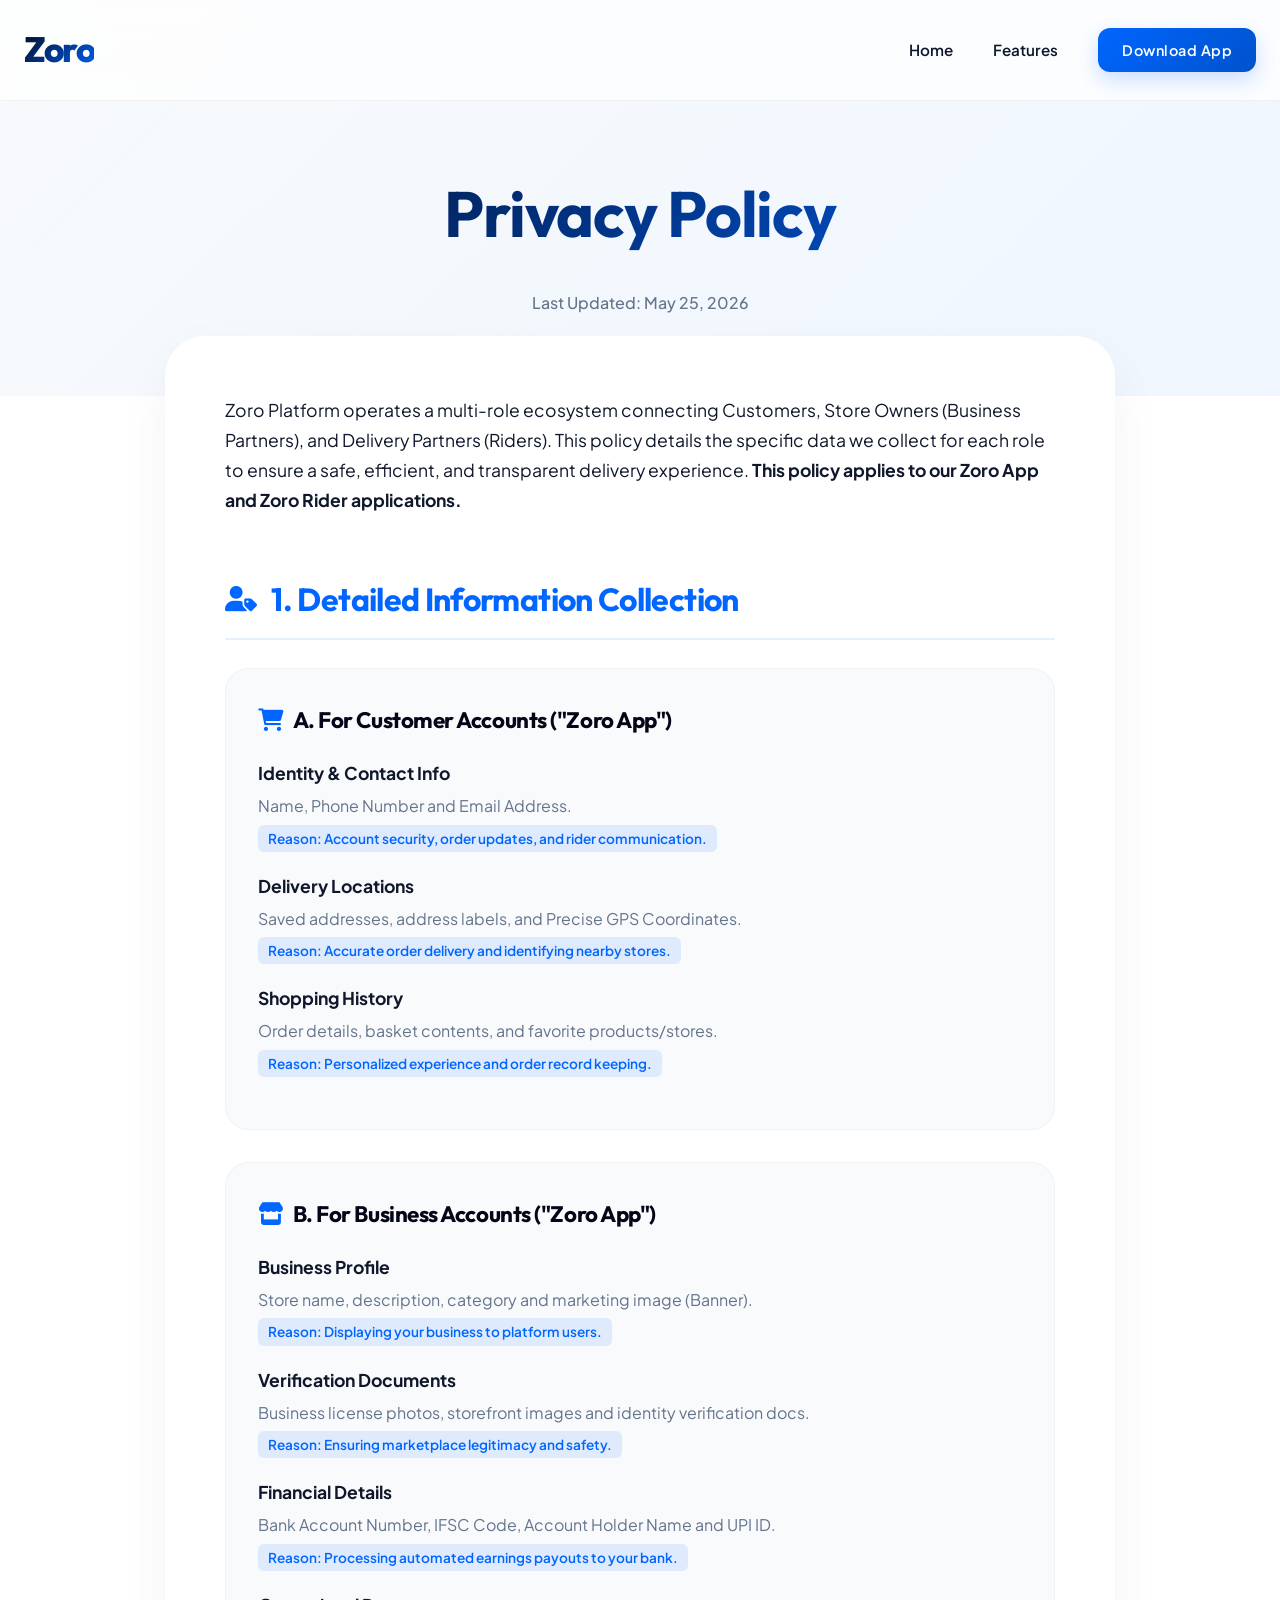
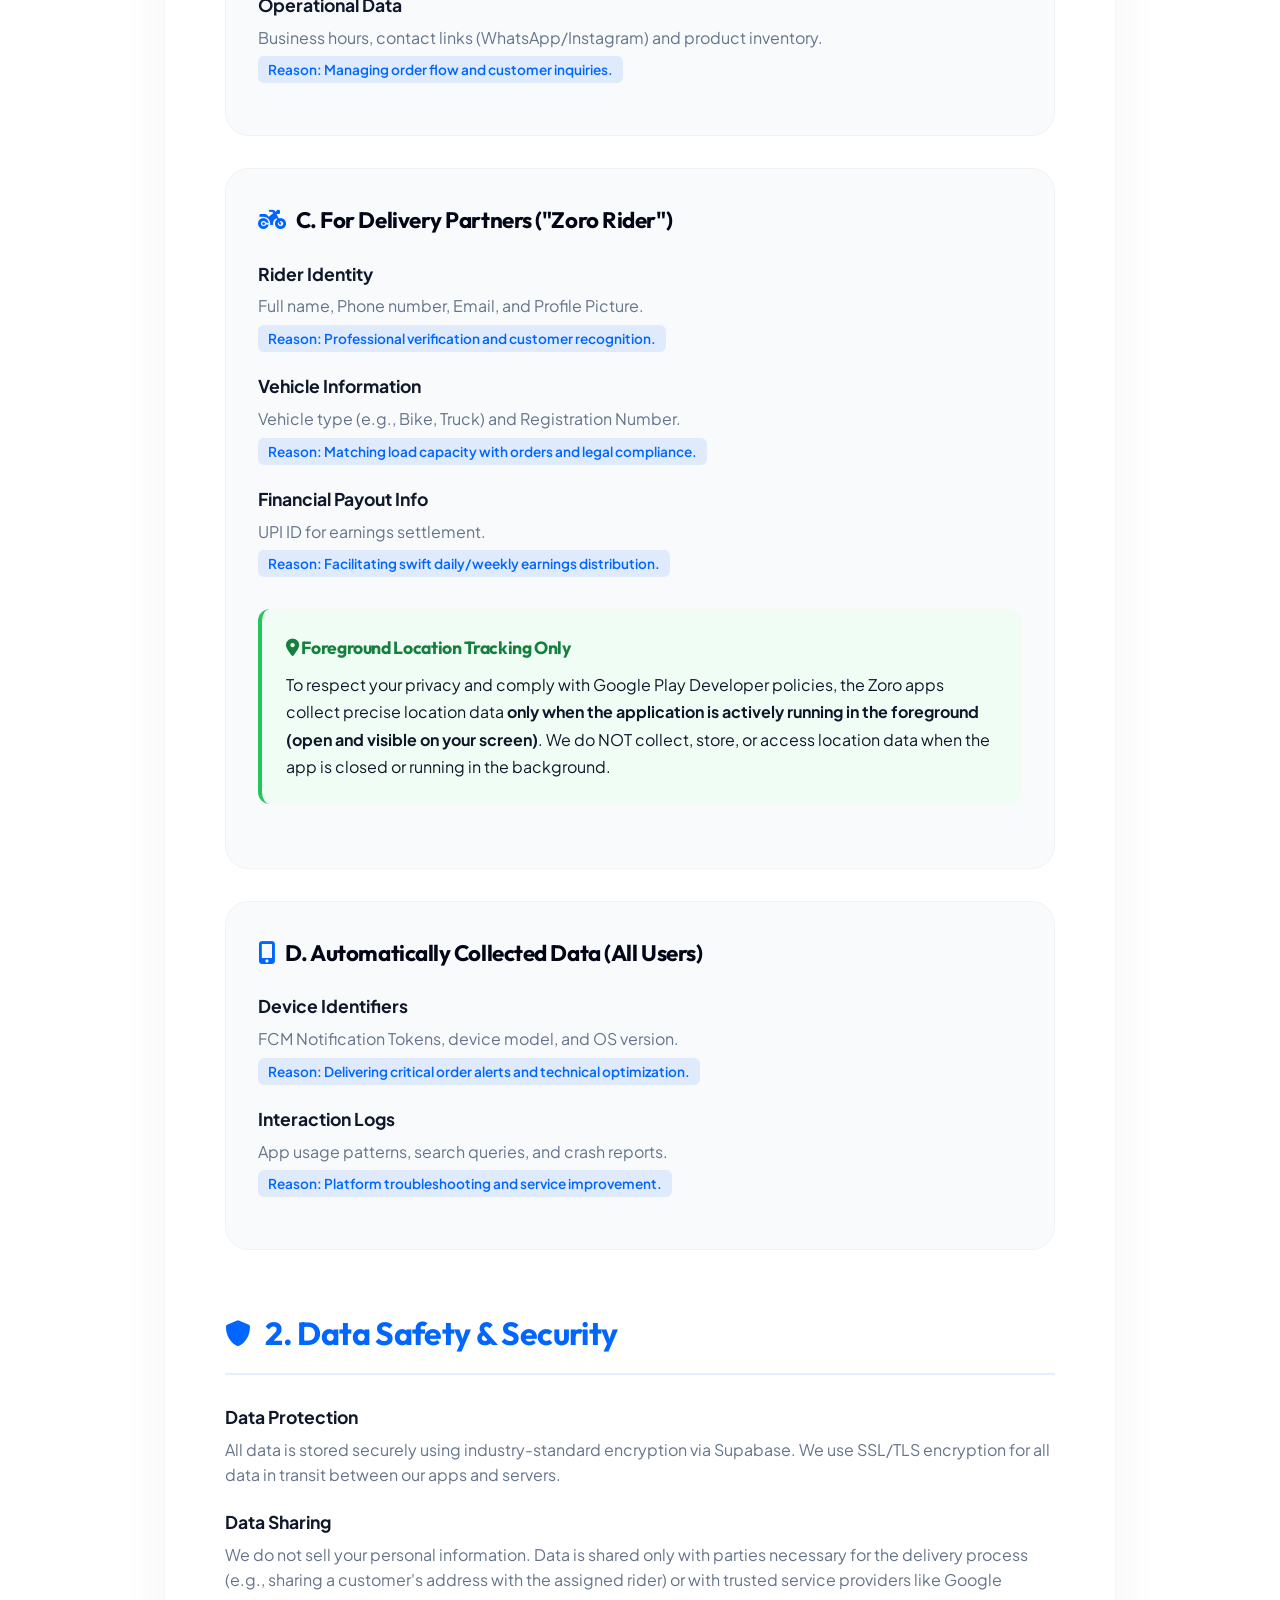
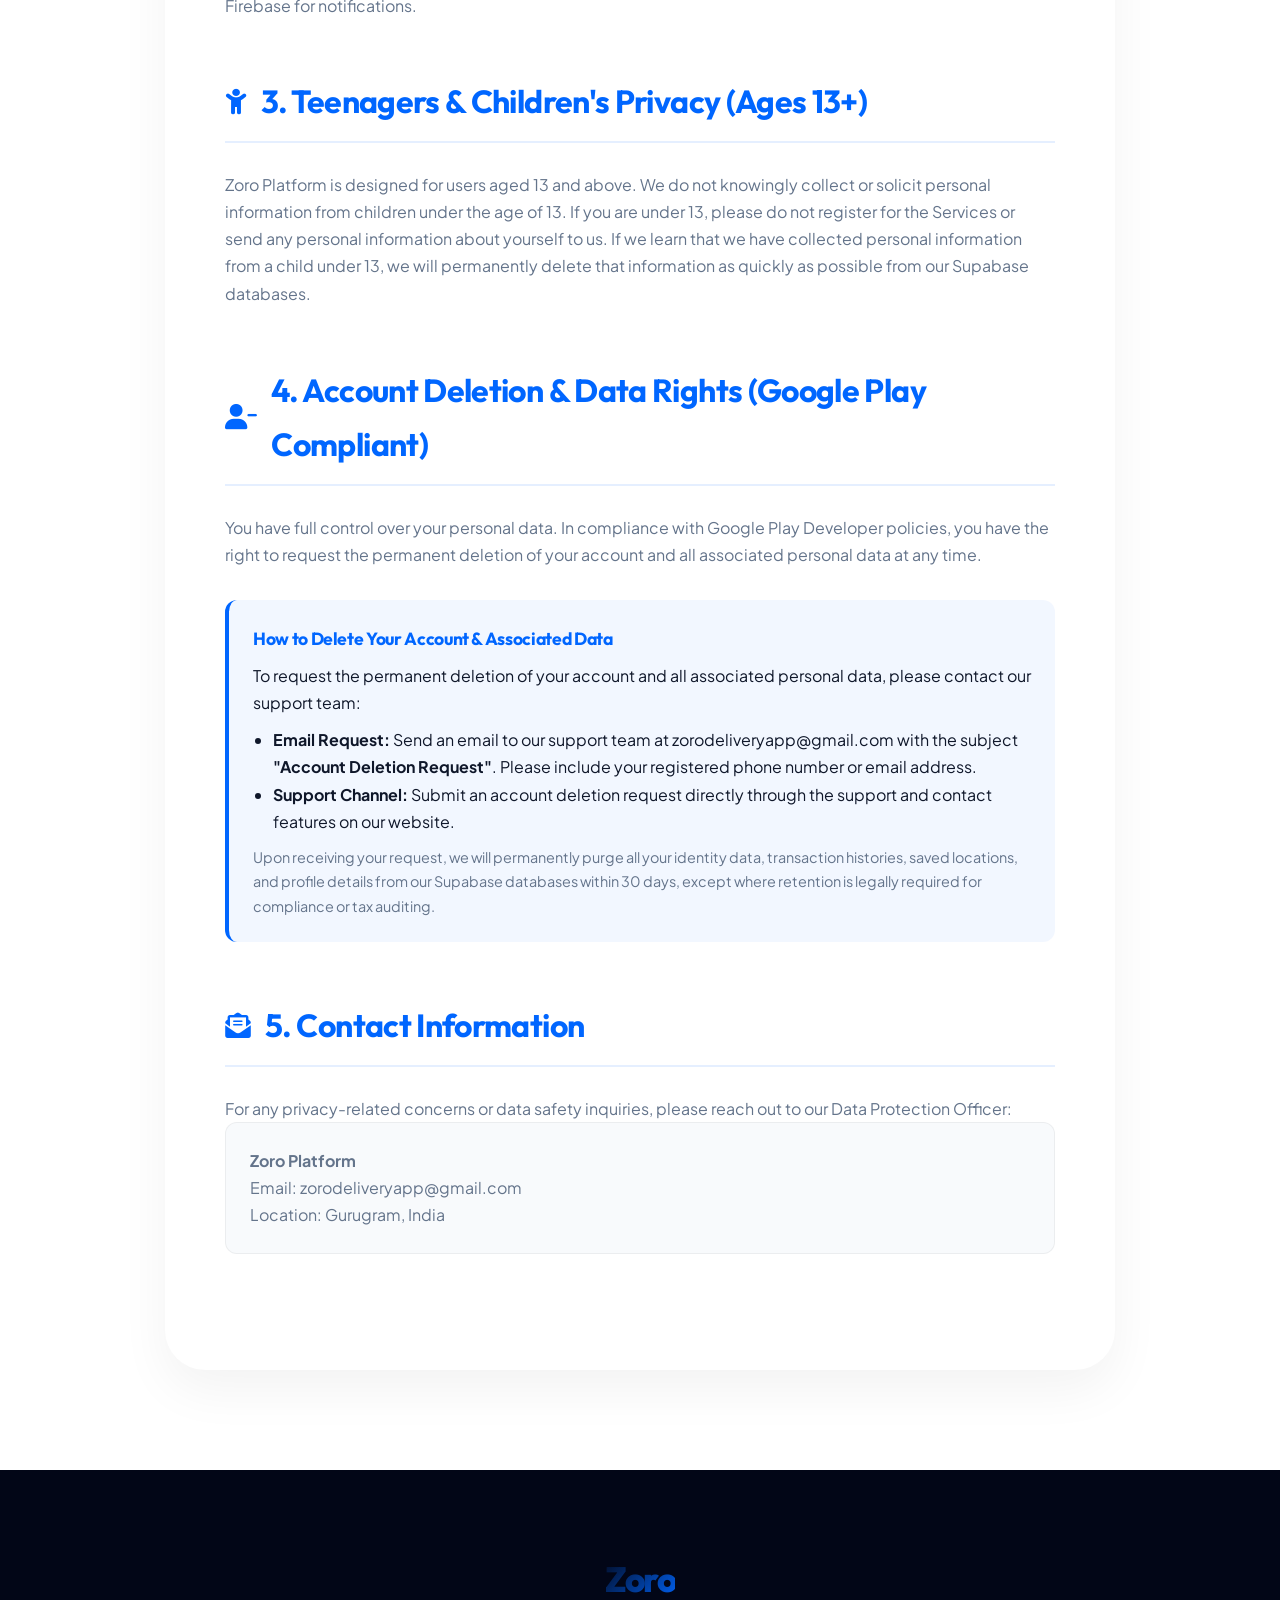
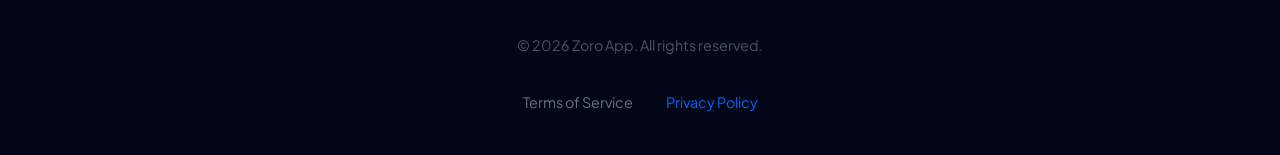
<file: privacy.html>
<!DOCTYPE html>
<html lang="en">
<head>
    <meta charset="UTF-8">
    <meta name="viewport" content="width=device-width, initial-scale=1.0">
    <title>Privacy Policy | Zoro Platform</title>
    <link rel="icon" type="image/png" href="zoroAppLogo.png">
    <link rel="shortcut icon" href="zoroAppLogo.png" type="image/png">
    <link rel="apple-touch-icon" href="zoroAppLogo.png">
    <meta name="description" content="Official Privacy Policy for Zoro Platform. Comprehensive details on data collection for Customers, Stores, and Riders. Play Store Compliant.">
    <meta name="robots" content="index, follow">
    <link rel="canonical" href="https://zorodelivery.vercel.app/privacy.html">
    <link rel="stylesheet" href="style.css">
    <link rel="stylesheet" href="https://cdnjs.cloudflare.com/ajax/libs/font-awesome/6.0.0/css/all.min.css">
    <style>
        .policy-header {
            padding: 160px 0 80px;
            background: linear-gradient(135deg, #f8fafc 0%, #eff6ff 100%);
            text-align: center;
        }
        .policy-header h1 {
            font-size: 4rem;
            margin-bottom: 20px;
            background: linear-gradient(135deg, var(--secondary) 0%, var(--primary) 100%);
            -webkit-background-clip: text;
            -webkit-text-fill-color: transparent;
        }
        .last-updated {
            color: var(--text-muted);
            font-weight: 500;
        }
        .policy-body {
            max-width: 950px;
            margin: -60px auto 100px;
            background: var(--white);
            padding: 60px;
            border-radius: 40px;
            box-shadow: 0 20px 50px rgba(0, 0, 0, 0.05);
            position: relative;
            z-index: 10;
        }
        .policy-section {
            margin-bottom: 56px;
        }
        .policy-section h2 {
            font-size: 2rem;
            margin-bottom: 28px;
            color: var(--primary);
            display: flex;
            align-items: center;
            gap: 15px;
            border-bottom: 2px solid rgba(0, 102, 255, 0.1);
            padding-bottom: 12px;
        }
        .policy-section h2 i {
            font-size: 1.6rem;
        }
        .user-type-box {
            background: #f8fafc;
            border-radius: 24px;
            padding: 32px;
            margin-bottom: 32px;
            border: 1px solid rgba(0, 0, 0, 0.03);
        }
        .user-type-box h3 {
            font-size: 1.4rem;
            margin-bottom: 20px;
            color: var(--secondary);
            display: flex;
            align-items: center;
            gap: 10px;
        }
        .user-type-box h3 i {
            color: var(--primary);
        }
        .data-item {
            margin-bottom: 20px;
        }
        .data-item b {
            display: block;
            color: var(--text-main);
            font-size: 1.1rem;
            margin-bottom: 4px;
        }
        .data-item span {
            display: block;
            color: var(--text-muted);
            font-size: 1rem;
            line-height: 1.6;
        }
        .reason-tag {
            display: inline-block;
            background: rgba(0, 102, 255, 0.1);
            color: var(--primary);
            font-size: 0.85rem;
            padding: 2px 10px;
            border-radius: 6px;
            margin-top: 6px;
            font-weight: 600;
        }
        .highlight-box {
            background: #fff4f4;
            border-left: 4px solid #ef4444;
            padding: 24px;
            border-radius: 12px;
            margin: 32px 0;
        }
        .highlight-box h4 {
            color: #b91c1c;
            margin-bottom: 8px;
            font-size: 1.1rem;
        }
        @media (max-width: 768px) {
            .policy-header h1 { font-size: 2.8rem; }
            .policy-body { margin: -40px 16px 60px; padding: 30px; }
            .user-type-box { padding: 20px; }
        }
    </style>
</head>
<body>

    <nav>
        <div class="container">
            <a href="index.html" class="logo">
                <span>Zoro</span>
            </a>
            <ul class="nav-links">
                <li><a href="index.html">Home</a></li>
                <li><a href="index.html#features">Features</a></li>
                <li><a href="#" class="btn btn-primary">Download App</a></li>
            </ul>
        </div>
    </nav>

    <div class="policy-header">
        <div class="container">
            <h1>Privacy Policy</h1>
            <p class="last-updated">Last Updated: May 25, 2026</p>
        </div>
    </div>

    <div class="container">
        <div class="policy-body">
            <div class="policy-section">
                <p style="font-size: 1.1rem; color: var(--text-main);">Zoro Platform operates a multi-role ecosystem connecting Customers, Store Owners (Business Partners), and Delivery Partners (Riders). This policy details the specific data we collect for each role to ensure a safe, efficient, and transparent delivery experience. <b>This policy applies to our Zoro App and Zoro Rider applications.</b></p>
            </div>

            <div class="policy-section">
                <h2><i class="fas fa-user-tag"></i> 1. Detailed Information Collection</h2>
                
                <!-- CUSTOMER DATA -->
                <div class="user-type-box">
                    <h3><i class="fas fa-shopping-cart"></i> A. For Customer Accounts ("Zoro App")</h3>
                    <div class="data-item">
                        <b>Identity & Contact Info</b>
                        <span>Name, Phone Number and Email Address.</span>
                        <div class="reason-tag">Reason: Account security, order updates, and rider communication.</div>
                    </div>
                    <div class="data-item">
                        <b>Delivery Locations</b>
                        <span>Saved addresses, address labels, and Precise GPS Coordinates.</span>
                        <div class="reason-tag">Reason: Accurate order delivery and identifying nearby stores.</div>
                    </div>
                    <div class="data-item">
                        <b>Shopping History</b>
                        <span>Order details, basket contents, and favorite products/stores.</span>
                        <div class="reason-tag">Reason: Personalized experience and order record keeping.</div>
                    </div>
                </div>

                <!-- BUSINESS DATA -->
                <div class="user-type-box">
                    <h3><i class="fas fa-store"></i> B. For Business Accounts ("Zoro App")</h3>
                    <div class="data-item">
                        <b>Business Profile</b>
                        <span>Store name, description, category and marketing image (Banner).</span>
                        <div class="reason-tag">Reason: Displaying your business to platform users.</div>
                    </div>
                    <div class="data-item">
                        <b>Verification Documents</b>
                        <span>Business license photos, storefront images and identity verification docs.</span>
                        <div class="reason-tag">Reason: Ensuring marketplace legitimacy and safety.</div>
                    </div>
                    <div class="data-item">
                        <b>Financial Details</b>
                        <span>Bank Account Number, IFSC Code, Account Holder Name and UPI ID.</span>
                        <div class="reason-tag">Reason: Processing automated earnings payouts to your bank.</div>
                    </div>
                    <div class="data-item">
                        <b>Operational Data</b>
                        <span>Business hours, contact links (WhatsApp/Instagram) and product inventory.</span>
                        <div class="reason-tag">Reason: Managing order flow and customer inquiries.</div>
                    </div>
                </div>

                <!-- RIDER DATA -->
                <div class="user-type-box">
                    <h3><i class="fas fa-motorcycle"></i> C. For Delivery Partners ("Zoro Rider")</h3>
                    <div class="data-item">
                        <b>Rider Identity</b>
                        <span>Full name, Phone number, Email, and Profile Picture.</span>
                        <div class="reason-tag">Reason: Professional verification and customer recognition.</div>
                    </div>
                    <div class="data-item">
                        <b>Vehicle Information</b>
                        <span>Vehicle type (e.g., Bike, Truck) and Registration Number.</span>
                        <div class="reason-tag">Reason: Matching load capacity with orders and legal compliance.</div>
                    </div>
                    <div class="data-item">
                        <b>Financial Payout Info</b>
                        <span>UPI ID for earnings settlement.</span>
                        <div class="reason-tag">Reason: Facilitating swift daily/weekly earnings distribution.</div>
                    </div>

                    <div class="highlight-box" style="background: #f0fdf4; border-left: 4px solid #22c55e;">
                        <h4 style="color: #15803d;"><i class="fas fa-map-marker-alt"></i> Foreground Location Tracking Only</h4>
                        <p style="color: var(--text-main);">To respect your privacy and comply with Google Play Developer policies, the Zoro apps collect precise location data <b>only when the application is actively running in the foreground (open and visible on your screen)</b>. We do NOT collect, store, or access location data when the app is closed or running in the background.</p>
                    </div>
                </div>

                <!-- AUTOMATIC DATA -->
                <div class="user-type-box">
                    <h3><i class="fas fa-mobile-alt"></i> D. Automatically Collected Data (All Users)</h3>
                    <div class="data-item">
                        <b>Device Identifiers</b>
                        <span>FCM Notification Tokens, device model, and OS version.</span>
                        <div class="reason-tag">Reason: Delivering critical order alerts and technical optimization.</div>
                    </div>
                    <div class="data-item">
                        <b>Interaction Logs</b>
                        <span>App usage patterns, search queries, and crash reports.</span>
                        <div class="reason-tag">Reason: Platform troubleshooting and service improvement.</div>
                    </div>
                </div>
            </div>

            <div class="policy-section">
                <h2><i class="fas fa-shield-alt"></i> 2. Data Safety & Security</h2>
                <div class="data-item">
                    <b>Data Protection</b>
                    <span>All data is stored securely using industry-standard encryption via Supabase. We use SSL/TLS encryption for all data in transit between our apps and servers.</span>
                </div>
                <div class="data-item">
                    <b>Data Sharing</b>
                    <span>We do not sell your personal information. Data is shared only with parties necessary for the delivery process (e.g., sharing a customer's address with the assigned rider) or with trusted service providers like Google Firebase for notifications.</span>
                </div>
            </div>

            <div class="policy-section">
                <h2><i class="fas fa-child"></i> 3. Teenagers & Children's Privacy (Ages 13+)</h2>
                <p>Zoro Platform is designed for users aged 13 and above. We do not knowingly collect or solicit personal information from children under the age of 13. If you are under 13, please do not register for the Services or send any personal information about yourself to us. If we learn that we have collected personal information from a child under 13, we will permanently delete that information as quickly as possible from our Supabase databases.</p>
            </div>

            <div class="policy-section">
                <h2><i class="fas fa-user-minus"></i> 4. Account Deletion & Data Rights (Google Play Compliant)</h2>
                <p>You have full control over your personal data. In compliance with Google Play Developer policies, you have the right to request the permanent deletion of your account and all associated personal data at any time.</p>
                <div class="highlight-box" style="background: rgba(0, 102, 255, 0.05); border-left: 4px solid var(--primary);">
                    <h4 style="color: var(--primary);">How to Delete Your Account & Associated Data</h4>
                    <p style="color: var(--text-main);">To request the permanent deletion of your account and all associated personal data, please contact our support team:</p>
                    <ul style="margin-top: 10px; list-style: disc; padding-left: 20px; color: var(--text-main);">
                        <li><b>Email Request:</b> Send an email to our support team at <a href="mailto:zorodeliveryapp@gmail.com">zorodeliveryapp@gmail.com</a> with the subject <b>"Account Deletion Request"</b>. Please include your registered phone number or email address.</li>
                        <li><b>Support Channel:</b> Submit an account deletion request directly through the support and contact features on our website.</li>
                    </ul>
                    <p style="margin-top: 10px; font-size: 0.9rem; color: var(--text-muted);">Upon receiving your request, we will permanently purge all your identity data, transaction histories, saved locations, and profile details from our Supabase databases within 30 days, except where retention is legally required for compliance or tax auditing.</p>
                </div>
            </div>

            <div class="policy-section">
                <h2><i class="fas fa-envelope-open-text"></i> 5. Contact Information</h2>
                <p>For any privacy-related concerns or data safety inquiries, please reach out to our Data Protection Officer:</p>
                <p style="background: #f8fafc; padding: 24px; border-radius: 12px; border: 1px solid rgba(0, 0, 0, 0.05);">
                    <b>Zoro Platform</b><br>
                    Email: <a href="mailto:zorodeliveryapp@gmail.com">zorodeliveryapp@gmail.com</a><br>
                    Location: Gurugram, India
                </p>
            </div>
        </div>
    </div>

    <footer>
        <div class="container">
            <div class="footer-bottom" style="border-top: none; margin-top: 0; padding-top: 0; text-align: center;">
                <div class="logo white-text" style="margin-bottom: 24px; justify-content: center;">
                    <span>Zoro</span>
                </div>
                <p style="margin-bottom: 30px; color: #475569;">&copy; 2026 Zoro App. All rights reserved.</p>
                <div style="margin-top: 20px;">
                    <a href="terms.html" style="color: #64748B; font-size: 0.9rem; margin: 0 15px;">Terms of Service</a>
                    <a href="privacy.html" style="color: var(--primary); font-size: 0.9rem; margin: 0 15px;">Privacy Policy</a>
                </div>
            </div>
        </div>
    </footer>

</body>
</html>
</file>
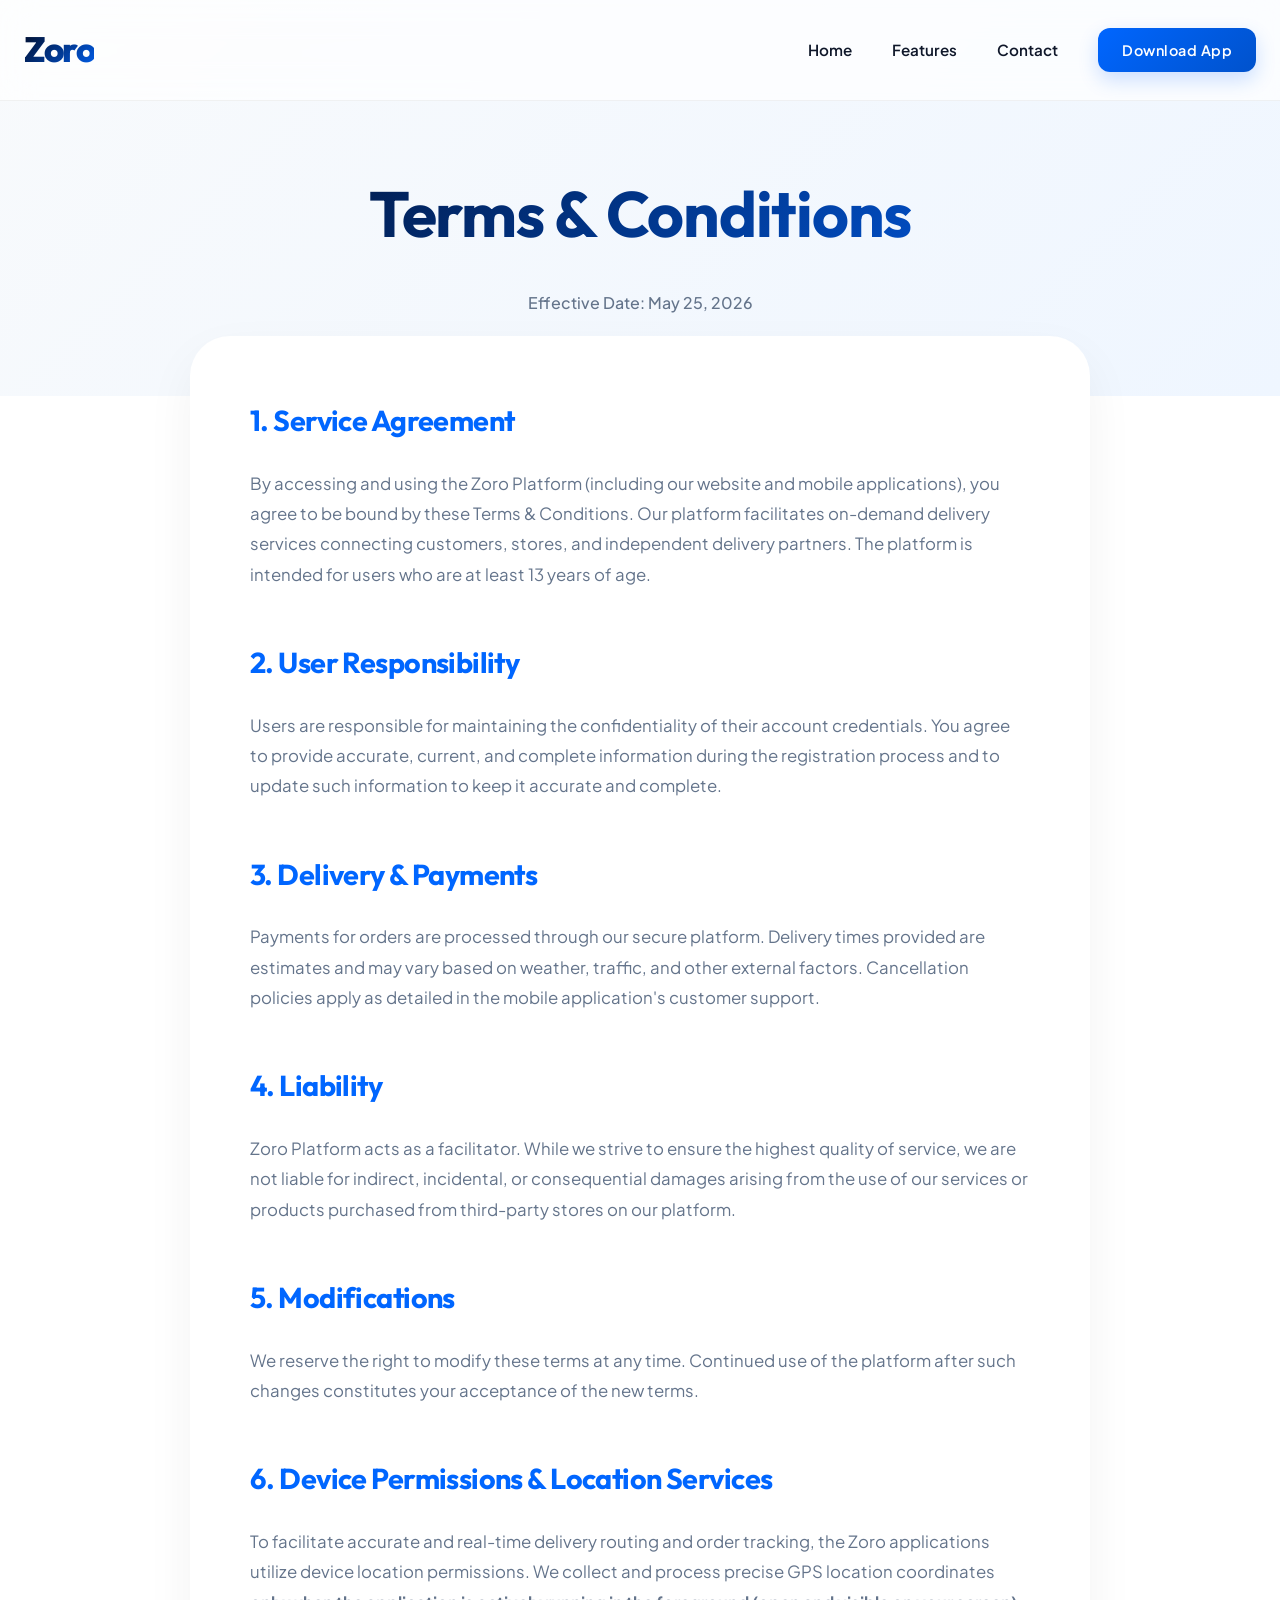
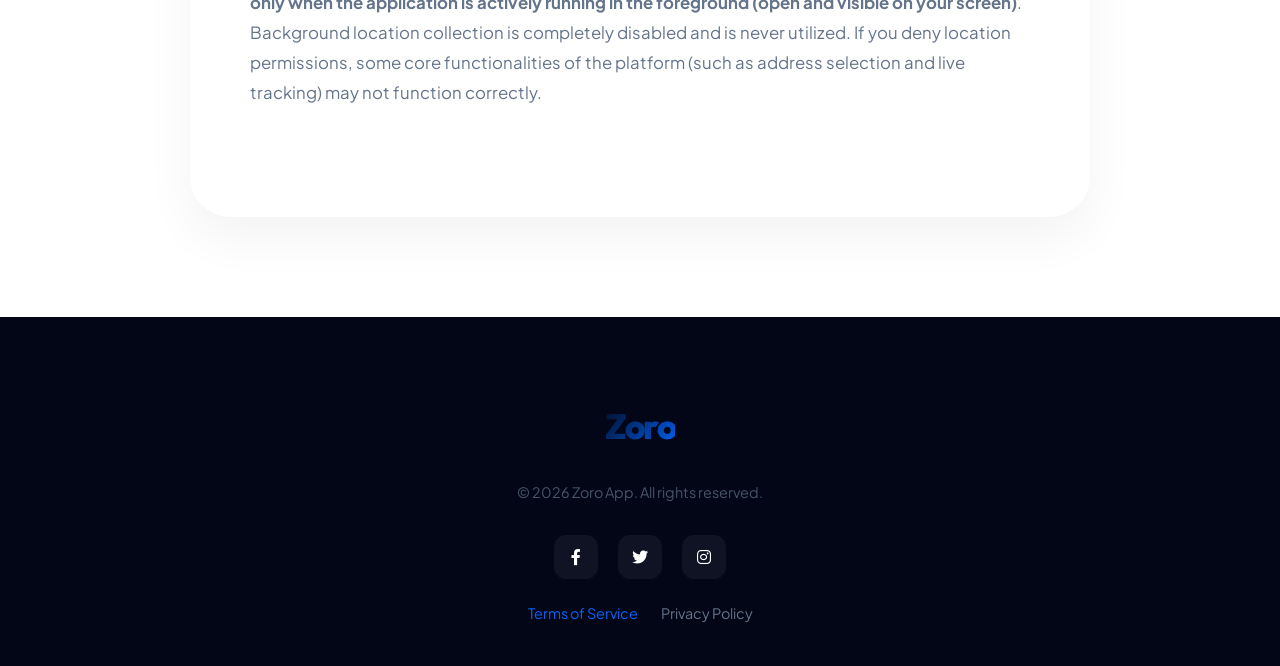
<file: terms.html>
<!DOCTYPE html>
<html lang="en">
<head>
    <meta charset="UTF-8">
    <meta name="viewport" content="width=device-width, initial-scale=1.0">
    <title>Terms & Conditions | Zoro Platform</title>
    <link rel="icon" type="image/png" href="zoroAppLogo.png">
    <link rel="shortcut icon" href="zoroAppLogo.png" type="image/png">
    <link rel="apple-touch-icon" href="zoroAppLogo.png">
    <meta name="description" content="Official Terms and Conditions for Zoro Platform. Read about our service agreements and user responsibilities.">
    <meta name="robots" content="index, follow">
    <link rel="canonical" href="https://zorodelivery.vercel.app/terms.html">
    <link rel="stylesheet" href="style.css">
    <link rel="stylesheet" href="https://cdnjs.cloudflare.com/ajax/libs/font-awesome/6.0.0/css/all.min.css">
    <style>
        .policy-header {
            padding: 160px 0 80px;
            background: linear-gradient(135deg, #f8fafc 0%, #eff6ff 100%);
            text-align: center;
        }
        .policy-header h1 {
            font-size: 4rem;
            margin-bottom: 20px;
            background: linear-gradient(135deg, var(--secondary) 0%, var(--primary) 100%);
            -webkit-background-clip: text;
            -webkit-text-fill-color: transparent;
        }
        .last-updated {
            color: var(--text-muted);
            font-weight: 500;
        }
        .policy-body {
            max-width: 900px;
            margin: -60px auto 100px;
            background: var(--white);
            padding: 60px;
            border-radius: 40px;
            box-shadow: 0 20px 50px rgba(0, 0, 0, 0.05);
            position: relative;
            z-index: 10;
        }
        .policy-section {
            margin-bottom: 48px;
        }
        .policy-section h2 {
            font-size: 1.8rem;
            margin-bottom: 24px;
            color: var(--primary);
            display: flex;
            align-items: center;
            gap: 15px;
        }
        .policy-section p {
            font-size: 1.05rem;
            line-height: 1.8;
            margin-bottom: 16px;
        }
        @media (max-width: 768px) {
            .policy-header { padding: 120px 0 60px; }
            .policy-header h1 { font-size: 2.8rem; }
            .policy-body { margin: -40px 20px 60px; padding: 30px; border-radius: 24px; }
        }
    </style>
</head>
<body>

    <nav>
        <div class="container">
            <a href="index.html" class="logo">
                <span>Zoro</span>
            </a>
            <div class="menu-toggle" id="mobile-menu">
                <span class="bar"></span>
                <span class="bar"></span>
                <span class="bar"></span>
            </div>
            <ul class="nav-links">
                <li><a href="index.html">Home</a></li>
                <li><a href="index.html#features">Features</a></li>
                <li><a href="index.html#contact">Contact</a></li>
                <li><a href="#" class="btn btn-primary">Download App</a></li>
            </ul>
        </div>
    </nav>

    <div class="policy-header">
        <div class="container">
            <h1>Terms & Conditions</h1>
            <p class="last-updated">Effective Date: May 25, 2026</p>
        </div>
    </div>

    <div class="container">
        <div class="policy-body">
            <div class="policy-section">
                <h2>1. Service Agreement</h2>
                <p>By accessing and using the Zoro Platform (including our website and mobile applications), you agree to be bound by these Terms & Conditions. Our platform facilitates on-demand delivery services connecting customers, stores, and independent delivery partners. The platform is intended for users who are at least 13 years of age.</p>
            </div>

            <div class="policy-section">
                <h2>2. User Responsibility</h2>
                <p>Users are responsible for maintaining the confidentiality of their account credentials. You agree to provide accurate, current, and complete information during the registration process and to update such information to keep it accurate and complete.</p>
            </div>

            <div class="policy-section">
                <h2>3. Delivery & Payments</h2>
                <p>Payments for orders are processed through our secure platform. Delivery times provided are estimates and may vary based on weather, traffic, and other external factors. Cancellation policies apply as detailed in the mobile application's customer support.</p>
            </div>

            <div class="policy-section">
                <h2>4. Liability</h2>
                <p>Zoro Platform acts as a facilitator. While we strive to ensure the highest quality of service, we are not liable for indirect, incidental, or consequential damages arising from the use of our services or products purchased from third-party stores on our platform.</p>
            </div>

            <div class="policy-section">
                <h2>5. Modifications</h2>
                <p>We reserve the right to modify these terms at any time. Continued use of the platform after such changes constitutes your acceptance of the new terms.</p>
            </div>

            <div class="policy-section">
                <h2>6. Device Permissions & Location Services</h2>
                <p>To facilitate accurate and real-time delivery routing and order tracking, the Zoro applications utilize device location permissions. We collect and process precise GPS location coordinates <b>only when the application is actively running in the foreground (open and visible on your screen)</b>. Background location collection is completely disabled and is never utilized. If you deny location permissions, some core functionalities of the platform (such as address selection and live tracking) may not function correctly.</p>
            </div>
        </div>
    </div>

    <footer>
        <div class="container">
            <div class="footer-bottom" style="border-top: none; margin-top: 0; padding-top: 0;">
                <div class="logo white-text" style="margin-bottom: 24px; justify-content: center;">
                    <span>Zoro</span>
                </div>
                <p style="margin-bottom: 30px;">&copy; 2026 Zoro App. All rights reserved.</p>
                <div class="social-links" style="justify-content: center;">
                    <a href="#"><i class="fab fa-facebook-f"></i></a>
                    <a href="#"><i class="fab fa-twitter"></i></a>
                    <a href="#"><i class="fab fa-instagram"></i></a>
                </div>
                <div style="margin-top: 20px;">
                    <a href="terms.html" style="color: var(--primary); font-size: 0.9rem; margin: 0 10px;">Terms of Service</a>
                    <a href="privacy.html" style="color: #64748B; font-size: 0.9rem; margin: 0 10px;">Privacy Policy</a>
                </div>
            </div>
        </div>
    </footer>

    <script>
        const menuToggle = document.getElementById('mobile-menu');
        const navLinks = document.querySelector('.nav-links');
        menuToggle.addEventListener('click', () => {
            menuToggle.classList.toggle('active');
            navLinks.classList.toggle('active');
            document.body.classList.toggle('no-scroll');
        });
    </script>
</body>
</html>
</file>
<file: style.css>
@import url('https://fonts.googleapis.com/css2?family=Outfit:wght@300;400;500;600;700;800&family=Plus+Jakarta+Sans:wght@300;400;500;600;700;800&display=swap');

:root {
    --primary: #0066FF;
    --primary-glow: rgba(0, 102, 255, 0.3);
    --secondary: #020617;
    --accent: #00F0FF;
    --text-main: #0F172A;
    --text-muted: #64748B;
    --bg-light: #F8FAFC;
    --white: #FFFFFF;
    --glass: rgba(255, 255, 255, 0.7);
    --card-shadow: 0 20px 40px rgba(0, 0, 0, 0.04);
    --transition: all 0.5s cubic-bezier(0.4, 0, 0.2, 1);
}

* {
    margin: 0;
    padding: 0;
    box-sizing: border-box;
}

html {
    scroll-behavior: smooth;
    font-size: 16px;
}

body {
    font-family: 'Plus Jakarta Sans', sans-serif;
    color: var(--text-main);
    line-height: 1.7;
    overflow-x: hidden;
    background-color: var(--white);
    -webkit-font-smoothing: antialiased;
}

/* Typography */
h1, h2, h3, h4 {
    font-family: 'Outfit', sans-serif;
    color: var(--secondary);
    font-weight: 700;
    letter-spacing: -0.02em;
}

p {
    color: var(--text-muted);
}

a {
    text-decoration: none;
    color: inherit;
    transition: var(--transition);
}

ul {
    list-style: none;
}

/* Layout Containers */
.container {
    max-width: 1280px;
    margin: 0 auto;
    padding: 0 24px;
}

section {
    padding: 120px 0;
}

/* Navigation */
nav {
    position: fixed;
    top: 0;
    width: 100%;
    background: var(--glass);
    backdrop-filter: blur(16px);
    -webkit-backdrop-filter: blur(16px);
    z-index: 1000;
    padding: 20px 0;
    border-bottom: 1px solid rgba(0, 0, 0, 0.05);
}

nav .container {
    display: flex;
    justify-content: space-between;
    align-items: center; /* Fixed vertical alignment */
}

.logo {
    font-family: 'Outfit', sans-serif;
    font-weight: 800;
    font-size: 2.2rem;
    color: var(--secondary);
    letter-spacing: -1.5px;
    display: flex;
    align-items: center;
}

.logo span {
    background: linear-gradient(135deg, var(--secondary) 0%, var(--primary) 100%);
    -webkit-background-clip: text;
    -webkit-text-fill-color: transparent;
}

.nav-links {
    display: flex;
    gap: 40px;
    align-items: center;
}

.nav-links a {
    font-weight: 600;
    font-size: 0.95rem;
    color: var(--text-main);
    position: relative;
}

.nav-links a::after {
    content: '';
    position: absolute;
    bottom: -4px;
    left: 0;
    width: 0;
    height: 2px;
    background: var(--primary);
    transition: var(--transition);
}

.nav-links a:hover::after {
    width: 100%;
}

/* Buttons */
.btn {
    display: inline-flex;
    align-items: center;
    justify-content: center;
    padding: 12px 28px;
    border-radius: 12px; /* Changed to rounded squares for more modern tech feel */
    font-weight: 700;
    font-size: 0.95rem;
    cursor: pointer;
    transition: var(--transition);
    border: none;
    outline: none;
    letter-spacing: 0.5px;
}

.btn-primary {
    background: linear-gradient(135deg, var(--primary) 0%, #0052cc 100%);
    color: var(--white);
    box-shadow: 0 8px 20px rgba(0, 102, 255, 0.2);
}

.btn-primary:hover {
    transform: translateY(-2px);
    box-shadow: 0 12px 25px rgba(0, 102, 255, 0.3);
    filter: brightness(1.1);
}

.btn-outline {
    background: rgba(0, 102, 255, 0.05);
    border: 1.5px solid rgba(0, 102, 255, 0.2);
    color: var(--primary);
}

.btn-outline:hover {
    background: var(--primary);
    color: var(--white);
    transform: translateY(-2px);
}

/* Header Specific Button */
nav .btn-primary {
    padding: 10px 24px;
    font-size: 0.9rem;
    color: var(--white) !important;
}

/* Hero Section */
.hero {
    padding-top: 200px;
    padding-bottom: 120px;
    background: radial-gradient(circle at top right, #EBF8FF, transparent),
                radial-gradient(circle at bottom left, #F0FFF4, transparent);
    position: relative;
    overflow: hidden;
}

.hero::before {
    content: '';
    position: absolute;
    top: 10%;
    left: -5%;
    width: 300px;
    height: 300px;
    background: var(--primary-glow);
    filter: blur(100px);
    border-radius: 50%;
    z-index: 0;
}

.hero-content {
    display: flex;
    align-items: center;
    gap: 80px;
    position: relative;
    z-index: 1;
}

.hero-text {
    flex: 1.2;
}

.hero-text h1 {
    font-size: 4.5rem;
    line-height: 1.1;
    margin-bottom: 24px;
    background: linear-gradient(135deg, var(--secondary) 30%, var(--primary) 100%);
    -webkit-background-clip: text;
    -webkit-text-fill-color: transparent;
}

.hero-text p {
    font-size: 1.3rem;
    margin-bottom: 40px;
    max-width: 540px;
}

.hero-image {
    flex: 1;
    position: relative;
    animation: float 6s ease-in-out infinite;
}

@keyframes float {
    0%, 100% { transform: translateY(0); }
    50% { transform: translateY(-20px); }
}

.hero-image img {
    width: 100%;
    border-radius: 40px; /* Added round corners */
    filter: drop-shadow(0 30px 60px rgba(0, 0, 0, 0.15));
}

/* Features Grid */
.features {
    background: var(--bg-light);
}

.features-grid {
    display: grid;
    grid-template-columns: repeat(auto-fit, minmax(280px, 1fr));
    gap: 32px;
}

.feature-card {
    padding: 48px;
    background: var(--white);
    border-radius: 32px;
    border: 1px solid rgba(0, 0, 0, 0.03);
    transition: var(--transition);
    position: relative;
    overflow: hidden;
}

.feature-card::before {
    content: '';
    position: absolute;
    top: 0;
    left: 0;
    width: 100%;
    height: 100%;
    background: linear-gradient(135deg, var(--primary) 0%, var(--accent) 100%);
    opacity: 0;
    transition: var(--transition);
    z-index: 0;
}

.feature-card:hover {
    transform: translateY(-12px);
    box-shadow: var(--card-shadow);
}

.feature-card:hover::before {
    opacity: 0.03;
}

.feature-card i {
    font-size: 2.5rem;
    color: var(--primary);
    margin-bottom: 24px;
    display: inline-block;
    background: var(--bg-light);
    width: 80px;
    height: 80px;
    line-height: 80px;
    text-align: center;
    border-radius: 20px;
}

.feature-card h3 {
    font-size: 1.5rem;
    margin-bottom: 16px;
    position: relative;
    z-index: 1;
}

.feature-card p {
    position: relative;
    z-index: 1;
}

/* App Showcase */
.app-section {
    display: flex;
    align-items: center;
    gap: 60px; /* Reduced gap for better spacing */
    padding: 60px 0; /* Added padding */
}

.app-section.reverse {
    flex-direction: row-reverse;
}

.app-info {
    flex: 1;
}

.app-visual {
    flex: 1;
    display: flex;
    justify-content: center;
}

.app-info h2 {
    font-size: 3.5rem;
    line-height: 1.1;
    margin-bottom: 24px;
}

.feature-list li {
    display: flex;
    align-items: center; /* Vertically center icon with text container */
    gap: 15px;
    margin-bottom: 20px;
}

.feature-list li i {
    color: var(--primary);
    font-size: 1.4rem;
    flex-shrink: 0; /* Prevent icon from shrinking */
}

.feature-list li div {
    display: flex;
    flex-direction: column;
    text-align: left;
}

.feature-list li b {
    color: var(--primary);
    font-weight: 700;
    font-size: 1.1rem;
    display: block;
}

.feature-list li span {
    color: var(--text-muted);
    font-size: 0.95rem;
}

.app-visual img {
    width: 100%;
    max-width: 500px;
    border-radius: 40px;
    box-shadow: 0 40px 80px rgba(0, 0, 0, 0.1);
}

/* Contact Us */
.contact-section {
    background: linear-gradient(135deg, #020617 0%, #0A192F 100%);
    border-radius: 60px;
    padding: 100px 0;
    margin: 40px 24px;
    border: 1px solid rgba(255, 255, 255, 0.05);
}

.contact-grid {
    display: grid;
    grid-template-columns: repeat(auto-fit, minmax(200px, 1fr));
    gap: 30px;
    max-width: 900px;
    margin: 0 auto;
}

.contact-item {
    background: rgba(255, 255, 255, 0.03);
    backdrop-filter: blur(10px);
    border: 1px solid rgba(255, 255, 255, 0.1);
    padding: 50px 40px;
    border-radius: 30px;
    text-align: center;
    transition: var(--transition);
}

.contact-item:hover {
    background: rgba(255, 255, 255, 0.07);
    border-color: var(--primary);
    transform: translateY(-5px);
}

.contact-item i {
    font-size: 3rem;
    background: linear-gradient(135deg, var(--primary), var(--accent));
    -webkit-background-clip: text;
    -webkit-text-fill-color: transparent;
    margin-bottom: 25px;
    display: inline-block;
}

.contact-item h3 {
    color: var(--white);
    margin-bottom: 12px;
}

.contact-item a {
    color: var(--white) !important;
    font-size: 1.2rem;
    font-weight: 700;
}

.contact-item a:hover {
    color: var(--primary) !important;
}

/* Footer */
footer {
    padding: 80px 0 40px;
    background: #020617;
}

.footer-content {
    display: grid;
    grid-template-columns: 2fr 1fr 1fr 1fr; /* Added column for social */
    gap: 60px;
}

.footer-section .logo {
    margin-bottom: 28px;
    line-height: 1;
    display: flex;
    align-items: flex-end;
    height: 32px; /* Fixed height to align bottom with h3 */
}

.footer-section h3 {
    color: var(--white);
    font-size: 1.2rem;
    margin-bottom: 28px;
    line-height: 1;
    display: flex;
    align-items: flex-end;
    height: 32px; /* Same fixed height */
}

.footer-section p {
    line-height: 1.6;
    margin: 0;
}

.footer-section ul {
    margin: 0;
    padding: 0;
}

.footer-section ul li a {
    color: var(--white);
    font-weight: 500;
    opacity: 0.8;
}

.footer-section ul li a:hover {
    color: var(--primary);
    opacity: 1;
}

.social-links {
    display: flex;
    gap: 20px;
}

.social-links a {
    width: 44px;
    height: 44px;
    background: rgba(255, 255, 255, 0.05);
    border-radius: 12px;
    display: flex;
    align-items: center;
    justify-content: center;
    color: var(--white);
    transition: var(--transition);
}

.social-links a:hover {
    background: var(--primary);
    transform: translateY(-5px);
}

/* Responsive */
/* Utility Classes for Responsiveness */
.section-header {
    text-align: center;
    margin-bottom: 80px;
}

.section-header h2 {
    font-size: 3.5rem;
    margin-bottom: 16px;
}

.feature-group {
    margin-bottom: 60px;
}

.feature-title {
    font-size: 2rem;
    margin-bottom: 40px;
    color: var(--primary);
    text-align: center;
}

.app-badge {
    display: flex;
    align-items: center;
    gap: 15px;
    margin-bottom: 24px;
}

.app-badge img {
    height: 60px;
    border-radius: 15px;
}

.app-badge h3 {
    font-size: 1.5rem;
    color: var(--primary);
    font-weight: 800;
}

.app-info p {
    margin-bottom: 32px;
}

.feature-list {
    color: var(--text-main);
}

.app-btn {
    margin-top: 40px;
}

.rider-section {
    background: var(--bg-light);
    border-radius: 80px;
    margin: 0 24px;
}

.contact-header h2 {
    color: var(--white);
    font-size: 3.5rem;
}

.contact-header p {
    color: #94A3B8;
}

.white-text {
    color: var(--white);
}

.footer-desc {
    color: #64748B;
}

.footer-bottom {
    border-top: 1px solid rgba(255, 255, 255, 0.05);
    margin-top: 80px;
    padding-top: 40px;
    text-align: center;
}

.footer-bottom p {
    color: #475569;
    font-size: 0.9rem;
}

/* Floating Action Button */
.floating-btn {
    position: fixed;
    bottom: -100px;
    left: 50%;
    transform: translateX(-50%);
    background: linear-gradient(135deg, var(--primary) 0%, #0052cc 100%);
    color: var(--white) !important;
    padding: 14px 32px;
    border-radius: 30px;
    font-weight: 700;
    font-size: 1.1rem;
    box-shadow: 0 10px 30px rgba(0, 102, 255, 0.4);
    z-index: 999;
    transition: all 0.4s cubic-bezier(0.4, 0, 0.2, 1);
    display: none;
    align-items: center;
    gap: 10px;
    white-space: nowrap;
}

.floating-btn.show {
    bottom: 30px;
}

.floating-btn:hover {
    filter: brightness(1.1);
    transform: translateX(-50%) translateY(-2px);
}

@media (max-width: 768px) {
    .floating-btn {
        display: flex;
    }
}

/* Mobile Menu Styles */
.menu-toggle {
    display: none;
    flex-direction: column;
    justify-content: space-between;
    width: 30px;
    height: 21px;
    cursor: pointer;
    z-index: 1001;
}

.menu-toggle .bar {
    height: 3px;
    width: 30px; /* Force equal width */
    background-color: var(--secondary);
    border-radius: 10px;
    transition: var(--transition);
}

.no-scroll {
    overflow: hidden;
}

/* Hero Buttons Fix */
.hero-btns {
    display: flex;
    gap: 15px;
}

/* Responsive Styles */
@media (max-width: 1200px) {
    .hero-text h1 {
        font-size: 3.8rem;
    }
}

@media (max-width: 1024px) {
    section {
        padding: 80px 0;
    }

    .hero {
        padding-top: 160px;
        text-align: center;
    }

    .hero-content {
        flex-direction: column;
        gap: 60px;
    }

    .hero-text p {
        margin: 0 auto 40px;
    }

    .hero-btns {
        justify-content: center;
    }

    .app-section {
        flex-direction: column;
        text-align: center;
        gap: 32px;
        padding: 40px 0;
    }

    .app-section.reverse {
        flex-direction: column;
    }

    .app-badge {
        justify-content: center;
        margin-bottom: 16px;
    }

    .app-badge img {
        height: 44px;
        border-radius: 12px;
    }

    .app-badge h3 {
        font-size: 1.1rem;
    }

    .feature-list {
        display: inline-block;
        text-align: left;
    }

    .footer-content {
        grid-template-columns: repeat(2, 1fr);
    }
}

@media (max-width: 768px) {
    .menu-toggle {
        display: flex;
    }

    .nav-links {
        position: fixed;
        top: 0;
        right: -100%;
        width: 100%;
        height: 100vh;
        background: var(--white);
        flex-direction: column;
        justify-content: center;
        align-items: center;
        transition: 0.5s ease;
        z-index: 1000;
        box-shadow: -10px 0 30px rgba(0, 0, 0, 0.05);
    }

    .nav-links.active {
        right: 0;
    }

    .nav-links li {
        margin: 20px 0;
    }

    .nav-links a {
        font-size: 1.5rem;
    }

    /* Hamburger Animation */
    .menu-toggle.active .bar:nth-child(2) {
        opacity: 0;
    }

    .menu-toggle.active .bar:nth-child(1) {
        transform: translateY(9px) rotate(45deg);
    }

    .menu-toggle.active .bar:nth-child(3) {
        transform: translateY(-9px) rotate(-45deg);
    }

    .hero-text h1 {
        font-size: 3rem;
    }

    .section-header h2, .contact-header h2 {
        font-size: 2.5rem;
    }

    .feature-card {
        padding: 32px;
    }

    .rider-section {
        border-radius: 40px;
        margin: 0 16px;
    }

    .contact-section {
        border-radius: 40px;
        margin: 40px 16px;
        padding: 30px 0 50px 0;
    }

    .contact-section .section-header {
        margin-bottom: 24px;
    }

    .contact-section .section-header h2 {
        margin-bottom: 0px;
    }

    .contact-section .section-header p {
        margin: 0;
    }

    .footer-content {
        grid-template-columns: 1fr;
        gap: 40px;
        text-align: center;
    }

    .footer-section h3, .footer-section .logo {
        justify-content: center;
    }

    .social-links {
        justify-content: center;
    }
}

@media (max-width: 480px) {
    html {
        font-size: 14px;
    }

    .hero-text h1 {
        font-size: 2.5rem;
    }

    .hero-btns {
        flex-direction: column;
        width: 100%;
    }

    .hero-btns .btn {
        width: 100%;
    }

    .app-visual img {
        max-width: 260px;
        margin: 0 auto;
    }

    .app-info h2 {
        font-size: 2.2rem;
        margin-bottom: 16px;
    }

    .app-info p {
        font-size: 1rem;
        margin-bottom: 24px;
    }

    .feature-list {
        display: flex;
        flex-direction: column;
        gap: 12px;
        margin-bottom: 30px;
    }

    .feature-list li {
        background: rgba(0, 102, 255, 0.03);
        padding: 16px 20px;
        border-radius: 16px;
        border: 1px solid rgba(0, 102, 255, 0.05);
        align-items: center; /* Ensure centered alignment on mobile too */
    }

    .feature-list li b {
        margin-bottom: 4px;
    }

    .feature-list li i {
        font-size: 1rem;
    }

    .app-btn {
        margin-top: 0;
    }
}

/* ==========================================================================
   Download & Distribution Section
   ========================================================================== */
.download-section {
    background: radial-gradient(circle at bottom right, rgba(0, 102, 255, 0.03), transparent 60%),
                radial-gradient(circle at top left, rgba(0, 240, 255, 0.02), transparent 50%),
                var(--bg-light);
    position: relative;
    overflow: hidden;
    border-top: 1px solid rgba(0, 102, 255, 0.05);
}

.download-card-wrapper {
    background: var(--white);
    border-radius: 40px;
    border: 1px solid rgba(0, 102, 255, 0.08);
    box-shadow: var(--card-shadow);
    padding: 60px;
    display: flex;
    align-items: center;
    gap: 60px;
    position: relative;
    overflow: hidden;
}

.download-card-wrapper::before {
    content: '';
    position: absolute;
    bottom: -10%;
    right: -10%;
    width: 300px;
    height: 300px;
    background: radial-gradient(circle, rgba(0, 102, 255, 0.08) 0%, transparent 70%);
    border-radius: 50%;
    z-index: 0;
    pointer-events: none;
}

.download-text-content {
    flex: 1.2;
    position: relative;
    z-index: 2;
    text-align: left;
}

.live-badge {
    display: inline-flex;
    align-items: center;
    gap: 8px;
    background: rgba(0, 102, 255, 0.06);
    color: var(--primary);
    font-weight: 700;
    font-size: 0.85rem;
    padding: 8px 18px;
    border-radius: 20px;
    text-transform: uppercase;
    letter-spacing: 0.5px;
    margin-bottom: 24px;
}

.live-badge i {
    font-size: 0.95rem;
}

.download-text-content h2 {
    font-size: 3.5rem;
    line-height: 1.15;
    margin-bottom: 20px;
    background: linear-gradient(135deg, var(--secondary) 30%, var(--primary) 100%);
    -webkit-background-clip: text;
    -webkit-text-fill-color: transparent;
}

.download-text-content p {
    font-size: 1.15rem;
    color: var(--text-muted);
    line-height: 1.7;
    margin-bottom: 36px;
    max-width: 580px;
}

.download-badge-group {
    display: flex;
    align-items: center;
    gap: 20px;
    margin-bottom: 40px;
}

.store-badge-link {
    display: inline-block;
    transition: var(--transition);
}

.store-badge-link:hover {
    transform: translateY(-4px);
}

.store-badge-img {
    height: 48px;
    display: block;
}


.download-features {
    display: flex;
    flex-direction: column;
    gap: 16px;
}

.d-feature-item {
    display: flex;
    align-items: center;
    gap: 14px;
}

.d-feature-item i {
    color: var(--primary);
    font-size: 1.1rem;
    width: 24px;
    height: 24px;
    background: rgba(0, 102, 255, 0.05);
    border-radius: 6px;
    display: flex;
    align-items: center;
    justify-content: center;
}

.d-feature-item span {
    font-size: 0.95rem;
    color: var(--text-main);
}

.d-feature-item b {
    color: var(--secondary);
}

.download-visual-mockup {
    flex: 0.8;
    display: flex;
    justify-content: center;
    align-items: center;
    position: relative;
    z-index: 1;
}

.mockup-frame {
    width: 240px;
    height: 240px;
    background: linear-gradient(135deg, rgba(0, 102, 255, 0.05) 0%, rgba(0, 240, 255, 0.05) 100%);
    border-radius: 60px;
    border: 1px solid rgba(0, 102, 255, 0.08);
    display: flex;
    align-items: center;
    justify-content: center;
    position: relative;
    animation: float 6s ease-in-out infinite;
}

.mockup-logo {
    width: 120px;
    height: 120px;
    border-radius: 30px;
    box-shadow: 0 20px 40px rgba(0, 102, 255, 0.15);
}

.mockup-decorations .decor-circle {
    position: absolute;
    border-radius: 50%;
    background: linear-gradient(135deg, var(--primary) 0%, var(--accent) 100%);
    opacity: 0.15;
    filter: blur(10px);
}

.circle-1 {
    top: 10%;
    left: 10%;
    width: 40px;
    height: 40px;
}

.circle-2 {
    bottom: 15%;
    right: 10%;
    width: 60px;
    height: 60px;
}

/* Responsive adjustments */
@media (max-width: 1024px) {
    .download-card-wrapper {
        flex-direction: column;
        padding: 48px;
        gap: 40px;
    }
    .download-text-content {
        text-align: center;
    }
    .download-text-content p {
        margin-left: auto;
        margin-right: auto;
    }
    .download-badge-group {
        justify-content: center;
    }
    .download-features {
        align-items: flex-start;
        max-width: 320px;
        margin: 0 auto;
    }
}

@media (max-width: 768px) {
    .download-section {
        padding: 80px 0;
    }
    .download-card-wrapper {
        padding: 40px 24px;
        border-radius: 30px;
    }
    .download-text-content h2 {
        font-size: 2.5rem;
    }
}

@media (max-width: 480px) {
    .download-text-content h2 {
        font-size: 2rem;
    }
    .download-badge-group {
        flex-direction: column;
        gap: 16px;
    }
    .store-badge-img {
        height: 44px;
    }
}
</file>
